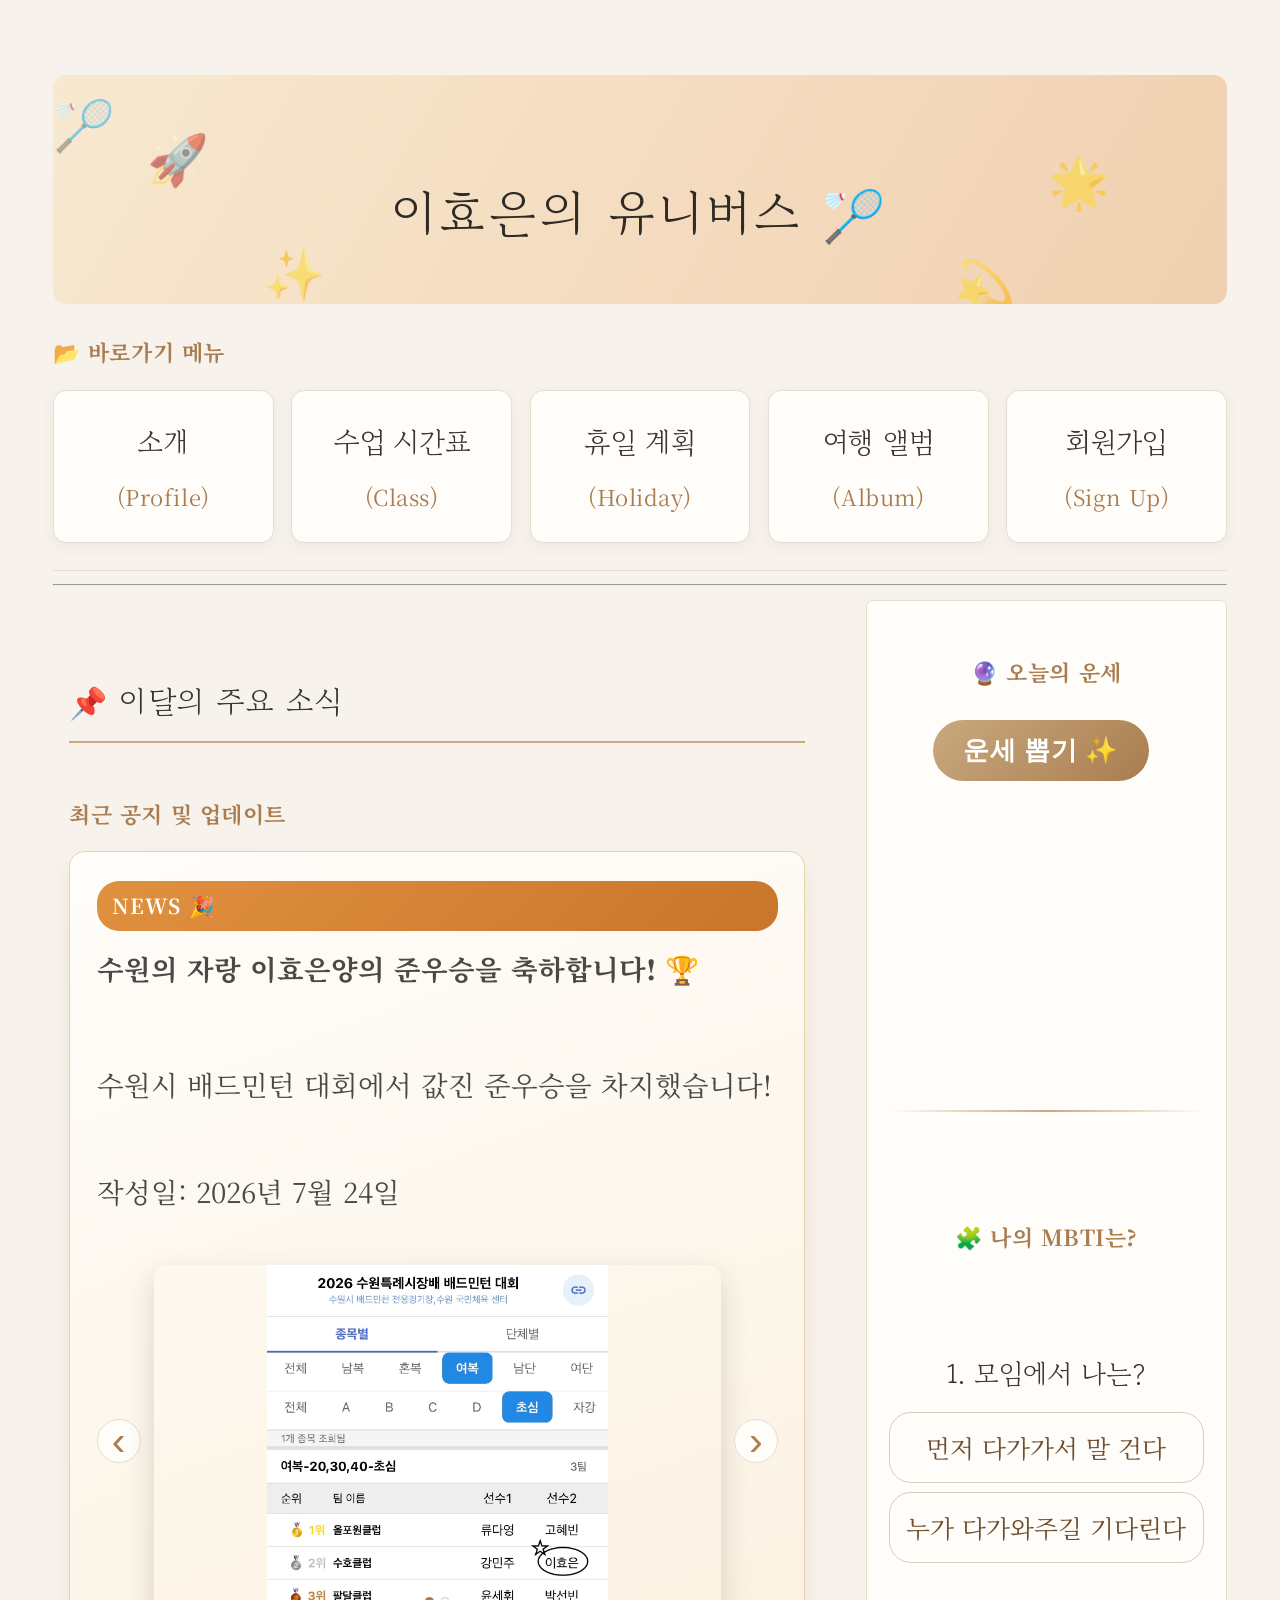
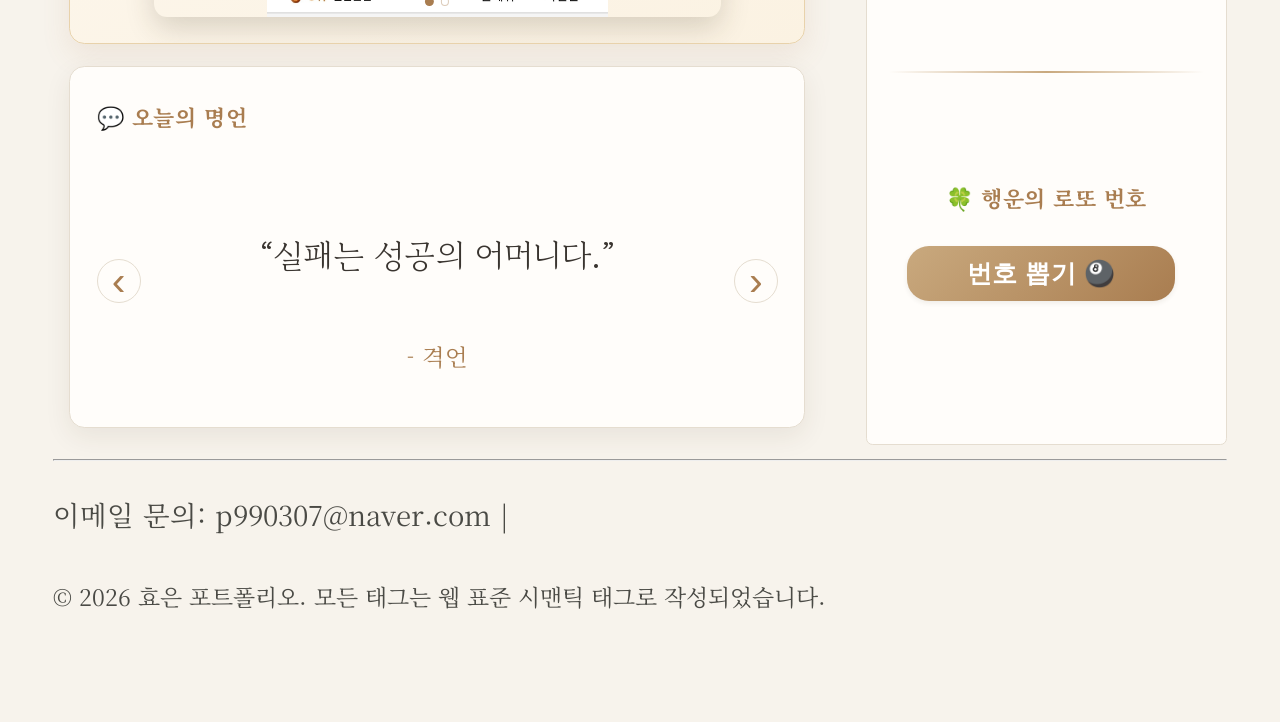
<file: html/index.html>
<!DOCTYPE html>
<html lang="ko">
<head>
    <meta charset="UTF-8">
    <meta name="viewport" content="width=device-width, initial-scale=1.0">
    <title>나의 개인 포털 메인</title>
    <link rel="stylesheet" href="css/style.css">
</head>
<body>
    <div class="bg-decor" aria-hidden="true">
        <span style="left:2%; top:10%;">🐰</span>
        <span style="right:2%; top:12%;">🌸</span>
        <span style="left:3%; top:32%;">🍀</span>
        <span style="right:3%; top:38%;">🦋</span>
        <span style="left:2%; top:58%;">🎈</span>
        <span style="right:2%; top:62%;">🧸</span>
        <span style="left:3%; top:84%;">⭐</span>
        <span style="right:3%; top:86%;">🍒</span>
    </div>
    <div class="container">
        <header class="hero">
            <div class="hero-decor" aria-hidden="true">
                <span>🚀</span>
                <span>✨</span>
                <span>🌟</span>
                <span>💫</span>
                <span>🏸</span>
            </div>
            <h1>이효은의 유니버스 🏸</h1>
            
        </header>

        <nav>
            <h3>📂 바로가기 메뉴</h3>
            <div class="nav-grid">
                <a class="nav-card" href="myProfile.html">
                    <span class="nav-card-kr">소개</span>
                    <span class="nav-card-en">(Profile)</span>
                </a>
                <a class="nav-card" href="myClass.html">
                    <span class="nav-card-kr">수업 시간표</span>
                    <span class="nav-card-en">(Class)</span>
                </a>
                <a class="nav-card" href="myHoliday.html">
                    <span class="nav-card-kr">휴일 계획</span>
                    <span class="nav-card-en">(Holiday)</span>
                </a>
                <a class="nav-card" href="myTrip.html">
                    <span class="nav-card-kr">여행 앨범</span>
                    <span class="nav-card-en">(Album)</span>
                </a>
                <a class="nav-card" href="signUp.html">
                    <span class="nav-card-kr">회원가입</span>
                    <span class="nav-card-en">(Sign Up)</span>
                </a>
            </div>
        </nav>

        <hr>

        <div class="content-wrapper">
            <main>
                <h2>📌 이달의 주요 소식</h2>

                <section class="reveal">
                    <h3>최근 공지 및 업데이트</h3>
                    <article class="news-spotlight">
                        <span class="news-badge">NEWS 🎉</span>
                        <h4>수원의 자랑 이효은양의 준우승을 축하합니다! 🏆</h4>
                        <p>수원시 배드민턴 대회에서 값진 준우승을 차지했습니다!</p>
                        <p>작성일: <time datetime="2026-07-24">2026년 7월 24일</time></p>
                        <div class="news-carousel">
                            <button type="button" class="carousel-arrow carousel-prev" aria-label="이전 사진">‹</button>
                            <div class="news-carousel-viewport">
                                <div class="news-carousel-track">
                                    <img src="media/준우승.jpg" alt="배드민턴 준우승 시상식" class="news-carousel-photo">
                                    <img src="media/배드민턴.jpg" alt="배드민턴 경기 모습" class="news-carousel-photo">
                                </div>
                            </div>
                            <button type="button" class="carousel-arrow carousel-next" aria-label="다음 사진">›</button>
                            <div class="news-carousel-dots">
                                <span class="dot is-active"></span>
                                <span class="dot"></span>
                            </div>
                        </div>
                    </article>
                </section>

                <section class="reveal quote-card">
                    <h3>💬 오늘의 명언</h3>
                    <div class="quote-carousel">
                        <button type="button" class="carousel-arrow quote-prev" aria-label="이전 명언">‹</button>
                        <div class="quote-viewport">
                            <p class="quote-text" id="quote-text"></p>
                            <p class="quote-author" id="quote-author"></p>
                        </div>
                        <button type="button" class="carousel-arrow quote-next" aria-label="다음 명언">›</button>
                    </div>
                </section>
            </main>

            <aside class="reveal">
                <section class="fortune-area">
                    <h3>🔮 오늘의 운세</h3>
                    <button type="button" class="btn-submit" id="fortune-btn">운세 뽑기 ✨</button>
                    <div class="fortune-result" id="fortune-result"></div>
                </section>
                <hr>
                <section class="mbti-area">
                    <h3>🧩 나의 MBTI는?</h3>
                    <div class="mbti-quiz" id="mbti-quiz">
                        <p class="mbti-question" id="mbti-question"></p>
                        <div class="mbti-options" id="mbti-options"></div>
                    </div>
                    <div class="mbti-result" id="mbti-result" hidden></div>
                </section>
                <hr>
                <section class="lotto-area">
                    <h3>🍀 행운의 로또 번호</h3>
                    <button type="button" class="btn-submit" id="lotto-btn">번호 뽑기 🎱</button>
                    <div class="lotto-result" id="lotto-result"></div>
                </section>
            </aside>
        </div>
        <hr>

        <footer>
            <p>이메일 문의: p990307@naver.com | </p>
            <p><small>© 2026 효은 포트폴리오. 모든 태그는 웹 표준 시맨틱 태그로 작성되었습니다.</small></p>
        </footer>
    </div>
    <script src="script/dynamic.js"></script>
    <script src="script/fortune.js"></script>
    <script src="script/mbti.js"></script>
    <script src="script/lotto.js"></script>
    <script src="script/newsCarousel.js"></script>
    <script src="script/quote.js"></script>
</body>

</html>
</file>
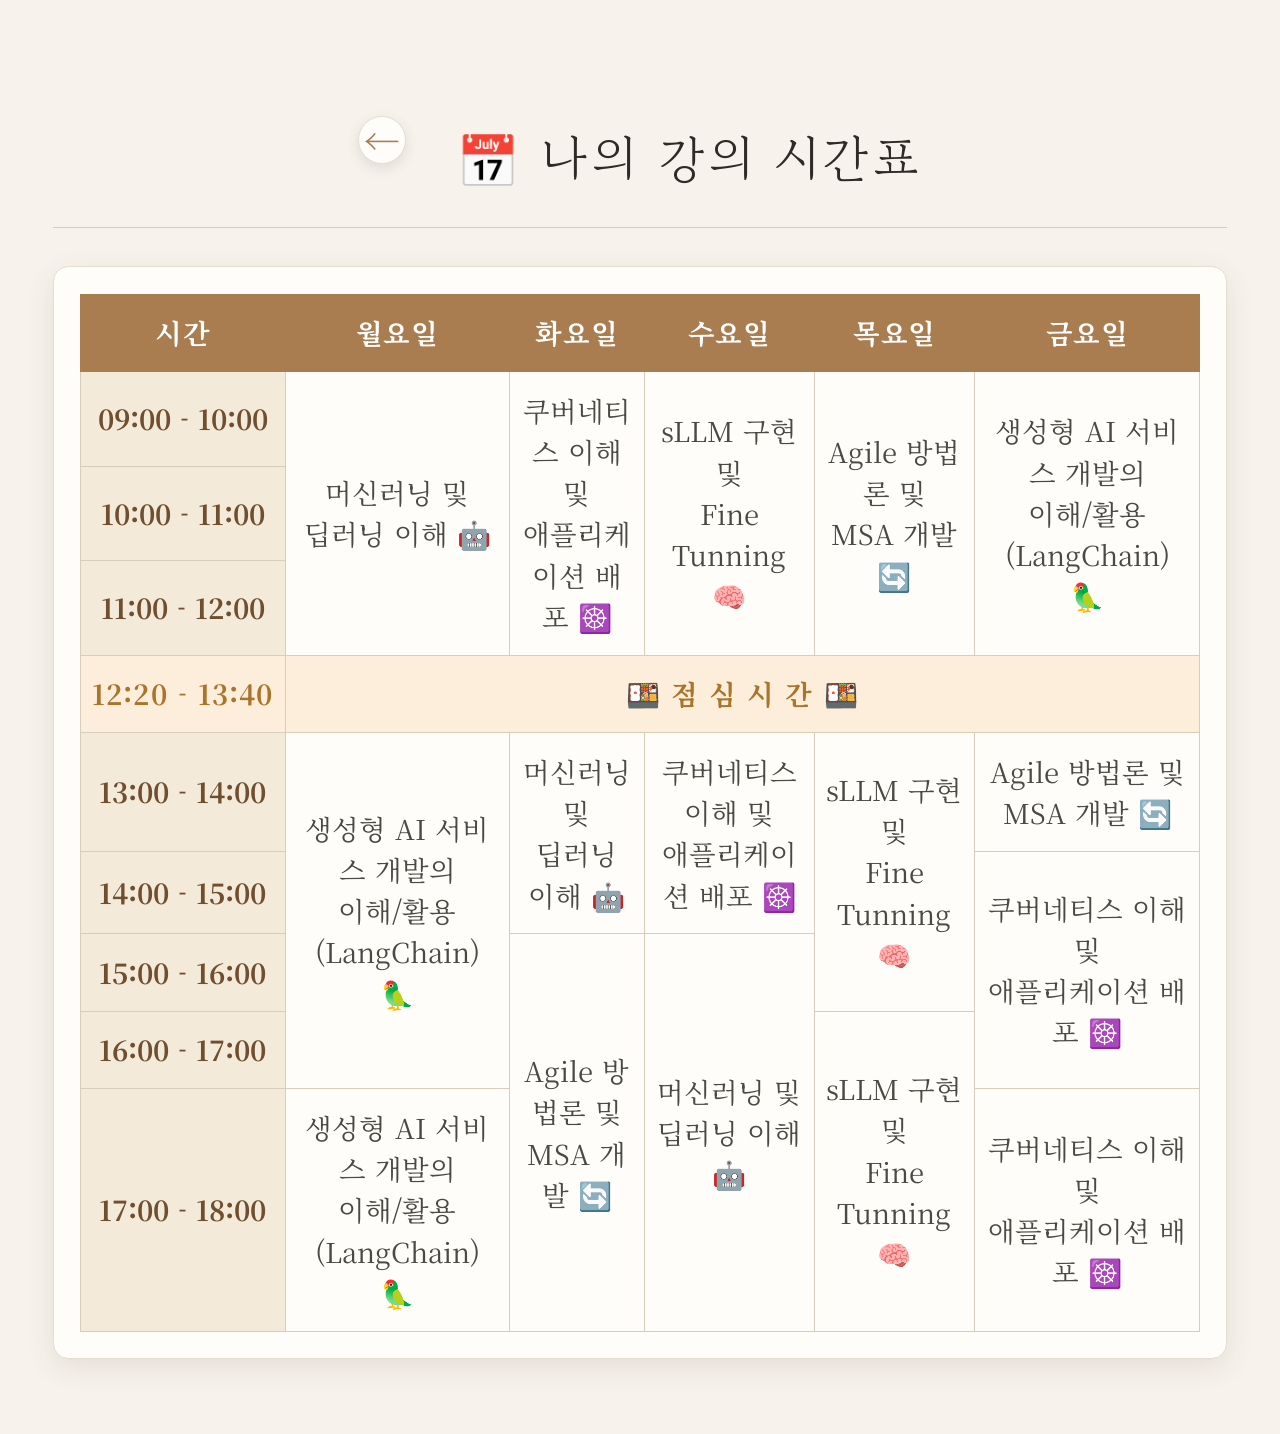
<file: html/myClass.html>
<!DOCTYPE html>
<html lang="ko">
<head>
    <meta charset="UTF-8">
    <meta name="viewport" content="width=device-width, initial-scale=1.0">
    <title>나의 강의 시간표</title>
    <link rel="stylesheet" href="css/style.css">
</head>
<body>
    <div class="bg-decor" aria-hidden="true">
        <span style="left:2%; top:10%;">🐰</span>
        <span style="right:2%; top:12%;">🌸</span>
        <span style="left:3%; top:32%;">🍀</span>
        <span style="right:3%; top:38%;">🦋</span>
        <span style="left:2%; top:58%;">🎈</span>
        <span style="right:2%; top:62%;">🧸</span>
        <span style="left:3%; top:84%;">⭐</span>
        <span style="right:3%; top:86%;">🍒</span>
    </div>
    <div class="container">
        <div class="page-header">
            <a href="index.html" class="back-home" aria-label="메인 페이지로 돌아가기">←</a>
            <h1>📅 나의 강의 시간표</h1>
        </div>

        <div class="schedule-mobile">
            <div class="schedule-day">
                <h3 class="schedule-day-title">월요일</h3>
                <ul class="schedule-day-list">
                    <li><span class="schedule-time">09:00 - 12:00</span><span class="schedule-subject">머신러닝 및 딥러닝 이해 🤖</span></li>
                    <li><span class="schedule-time">13:00 - 18:00</span><span class="schedule-subject">생성형 AI 서비스 개발의 이해/활용 (LangChain) 🦜</span></li>
                </ul>
            </div>
            <div class="schedule-day">
                <h3 class="schedule-day-title">화요일</h3>
                <ul class="schedule-day-list">
                    <li><span class="schedule-time">09:00 - 12:00</span><span class="schedule-subject">쿠버네티스 이해 및 애플리케이션 배포 ☸️</span></li>
                    <li><span class="schedule-time">13:00 - 15:00</span><span class="schedule-subject">머신러닝 및 딥러닝 이해 🤖</span></li>
                    <li><span class="schedule-time">15:00 - 18:00</span><span class="schedule-subject">Agile 방법론 및 MSA 개발 🔄</span></li>
                </ul>
            </div>
            <div class="schedule-day">
                <h3 class="schedule-day-title">수요일</h3>
                <ul class="schedule-day-list">
                    <li><span class="schedule-time">09:00 - 12:00</span><span class="schedule-subject">sLLM 구현 및 Fine Tunning 🧠</span></li>
                    <li><span class="schedule-time">13:00 - 15:00</span><span class="schedule-subject">쿠버네티스 이해 및 애플리케이션 배포 ☸️</span></li>
                    <li><span class="schedule-time">15:00 - 18:00</span><span class="schedule-subject">머신러닝 및 딥러닝 이해 🤖</span></li>
                </ul>
            </div>
            <div class="schedule-day">
                <h3 class="schedule-day-title">목요일</h3>
                <ul class="schedule-day-list">
                    <li><span class="schedule-time">09:00 - 12:00</span><span class="schedule-subject">Agile 방법론 및 MSA 개발 🔄</span></li>
                    <li><span class="schedule-time">13:00 - 18:00</span><span class="schedule-subject">sLLM 구현 및 Fine Tunning 🧠</span></li>
                </ul>
            </div>
            <div class="schedule-day">
                <h3 class="schedule-day-title">금요일</h3>
                <ul class="schedule-day-list">
                    <li><span class="schedule-time">09:00 - 12:00</span><span class="schedule-subject">생성형 AI 서비스 개발의 이해/활용 (LangChain) 🦜</span></li>
                    <li><span class="schedule-time">13:00 - 14:00</span><span class="schedule-subject">Agile 방법론 및 MSA 개발 🔄</span></li>
                    <li><span class="schedule-time">14:00 - 18:00</span><span class="schedule-subject">쿠버네티스 이해 및 애플리케이션 배포 ☸️</span></li>
                </ul>
            </div>
            <p class="schedule-lunch">🍱 점심시간 12:20 - 13:40 🍱</p>
        </div>

        <div class="schedule-wrap">
            <table>
                <thead>
                    <tr>
                        <th>시간</th>
                        <th>월요일</th>
                        <th>화요일</th>
                        <th>수요일</th>
                        <th>목요일</th>
                        <th>금요일</th>
                    </tr>
                </thead>
                <tbody>
                    <tr>
                        <td>09:00 - 10:00</td>
                        <td rowspan="3">머신러닝 및<br>딥러닝 이해 🤖</td>
                        <td rowspan="3">쿠버네티스 이해 및<br>애플리케이션 배포 ☸️</td>
                        <td rowspan="3">sLLM 구현 및<br>Fine Tunning 🧠</td>
                        <td rowspan="3">Agile 방법론 및<br>MSA 개발 🔄</td>
                        <td rowspan="3">생성형 AI 서비스 개발의<br>이해/활용 (LangChain) 🦜</td>
                    </tr>
                    <tr>
                        <td>10:00 - 11:00</td>
                    </tr>
                    <tr>
                        <td>11:00 - 12:00</td>
                    </tr>

                    <tr class="lunch-row">
                        <td>12:20 - 13:40</td>
                        <td colspan="5">🍱 점 심 시 간 🍱</td>
                    </tr>

                    <tr>
                        <td>13:00 - 14:00</td>
                        <td rowspan="4">생성형 AI 서비스 개발의<br>이해/활용 (LangChain) 🦜</td>
                        <td rowspan="2">머신러닝 및<br>딥러닝 이해 🤖</td>
                        <td rowspan="2">쿠버네티스 이해 및<br>애플리케이션 배포 ☸️</td>
                        <td rowspan="3">sLLM 구현 및<br>Fine Tunning 🧠</td>
                        <td>Agile 방법론 및<br>MSA 개발 🔄</td>
                    </tr>
                    <tr>
                        <td>14:00 - 15:00</td>
                        <td rowspan="3">쿠버네티스 이해 및<br>애플리케이션 배포 ☸️</td>
                    </tr>
                    <tr>
                        <td>15:00 - 16:00</td>
                        <td rowspan="3">Agile 방법론 및<br>MSA 개발 🔄</td>
                        <td rowspan="3">머신러닝 및<br>딥러닝 이해 🤖</td>
                    </tr>
                    <tr>
                        <td>16:00 - 17:00</td>
                        <td rowspan="2">sLLM 구현 및<br>Fine Tunning 🧠</td>
                    </tr>
                    <tr>
                        <td>17:00 - 18:00</td>
                        <td>생성형 AI 서비스 개발의<br>이해/활용 (LangChain) 🦜</td>
                        <td>쿠버네티스 이해 및<br>애플리케이션 배포 ☸️</td>
                    </tr>
                </tbody>
            </table>
        </div>
    </div>
</body>
</html>
</file>
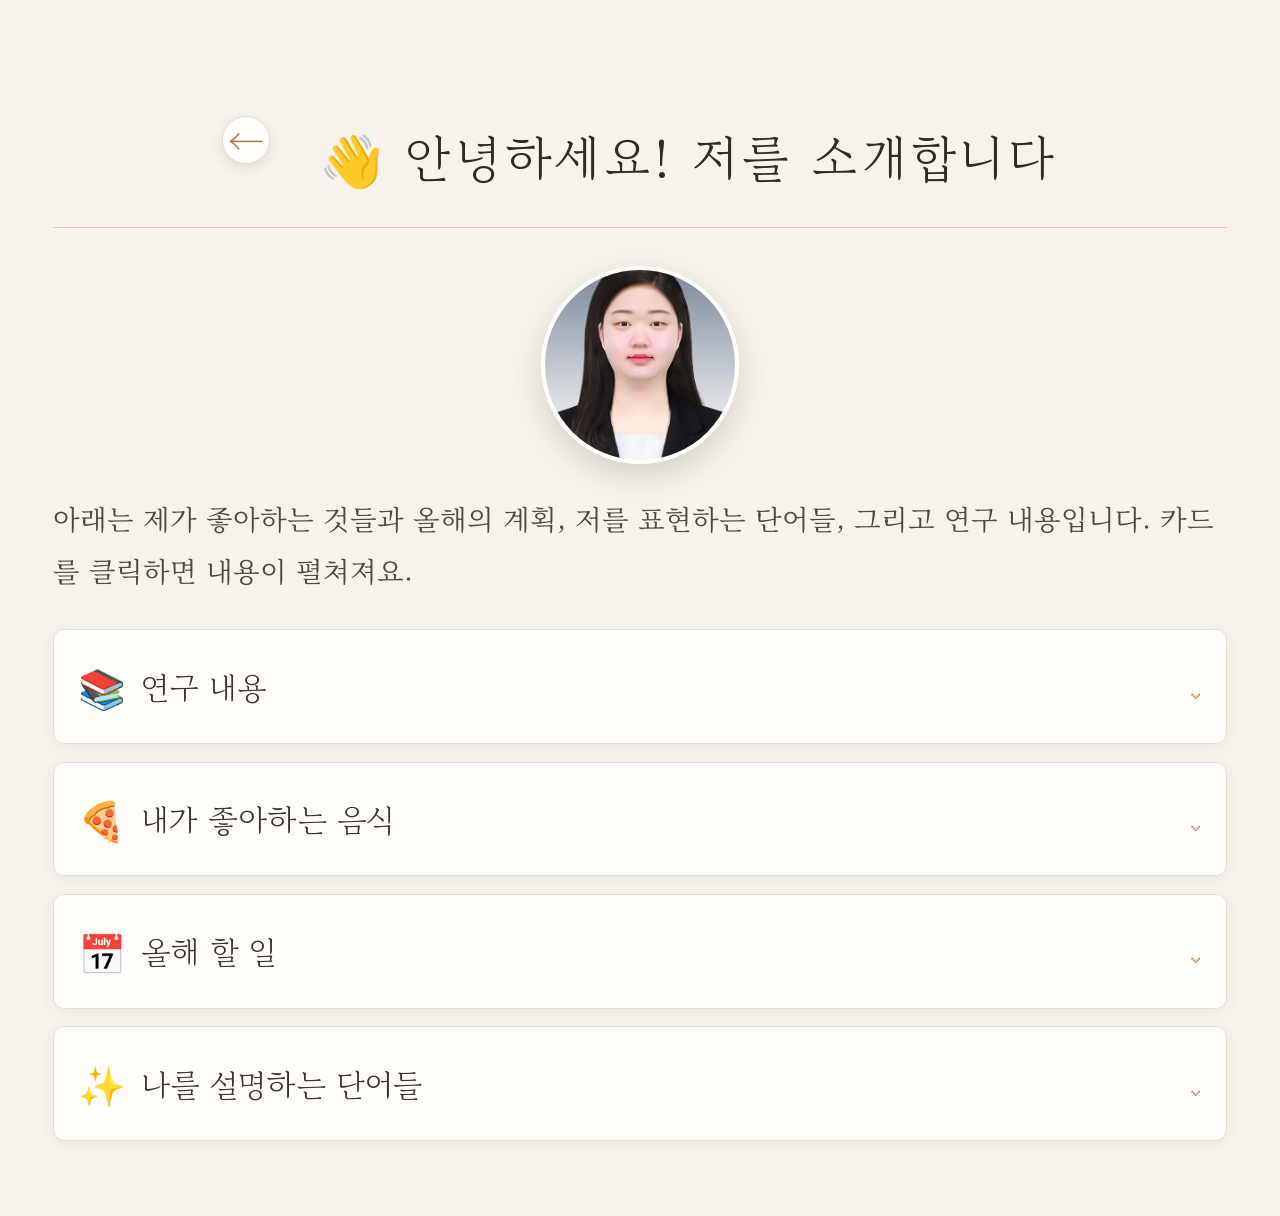
<file: html/myProfile.html>
<!DOCTYPE html>
<html lang="ko">
<head>
    <meta charset="UTF-8">
    <meta name="viewport" content="width=device-width, initial-scale=1.0">
    <title>나의 프로필 페이지</title>
    <link rel="stylesheet" href="css/style.css">
</head>
<body>
    <div class="bg-decor" aria-hidden="true">
        <span style="left:2%; top:10%;">🐰</span>
        <span style="right:2%; top:12%;">🌸</span>
        <span style="left:3%; top:32%;">🍀</span>
        <span style="right:3%; top:38%;">🦋</span>
        <span style="left:2%; top:58%;">🎈</span>
        <span style="right:2%; top:62%;">🧸</span>
        <span style="left:3%; top:84%;">⭐</span>
        <span style="right:3%; top:86%;">🍒</span>
    </div>
    <div class="container">

    <div class="page-header">
        <a href="index.html" class="back-home" aria-label="메인 페이지로 돌아가기">←</a>
        <h1>👋 안녕하세요! 저를 소개합니다</h1>
    </div>

    <div class="profile-photo-wrap reveal">
        <img src="media/이효은 사진.jpg" alt="이효은 증명사진" class="profile-photo">
    </div>

    <p>아래는 제가 좋아하는 것들과 올해의 계획, 저를 표현하는 단어들, 그리고 연구 내용입니다. 카드를 클릭하면 내용이 펼쳐져요.</p>

    <section class="accordion-group reveal">

        <!-- 1. 연구 내용 -->
        <div class="accordion">
            <button type="button" class="accordion-toggle" aria-expanded="false">
                <span class="accordion-icon">📚</span>
                <span class="accordion-title">연구 내용</span>
                <span class="accordion-chevron" aria-hidden="true">⌄</span>
            </button>
            <div class="accordion-panel">
                <div class="accordion-panel-inner">
                    <h4>Publication</h4>
                    <ul class="publication-list">
                        <li>
                            <a href="https://link.springer.com/article/10.1007/s12541-025-01391-7" target="_blank" rel="noopener noreferrer" class="pub-badge">Paper</a>
                        </li>
                        <li>
                            <a href="media/이효은특허.pdf" target="_blank" rel="noopener noreferrer" class="pub-badge">Patent</a>
                        </li>
                    </ul>
                </div>
            </div>
        </div>

        <!-- 2. 내가 좋아하는 음식 (순서 없는 리스트) -->
        <div class="accordion">
            <button type="button" class="accordion-toggle" aria-expanded="false">
                <span class="accordion-icon">🍕</span>
                <span class="accordion-title">내가 좋아하는 음식</span>
                <span class="accordion-chevron" aria-hidden="true">⌄</span>
            </button>
            <div class="accordion-panel">
                <div class="accordion-panel-inner">
                    <ul>
                        <li>뿌링클 ☕</li>
                        <li>엽기 떡볶이 🌶️</li>
                        <li>도넛 🍩</li>
                    </ul>
                </div>
            </div>
        </div>

        <!-- 3. 올 해 할 일 (순서 있는 리스트) -->
        <div class="accordion">
            <button type="button" class="accordion-toggle" aria-expanded="false">
                <span class="accordion-icon">📅</span>
                <span class="accordion-title">올해 할 일</span>
                <span class="accordion-chevron" aria-hidden="true">⌄</span>
            </button>
            <div class="accordion-panel">
                <div class="accordion-panel-inner">
                    <ol>
                        <li>배드민턴 D조 우승 🥇</li>
                        <li>취업하기 💪</li>
                        <li>다이어트 성공하기 🥗</li>
                    </ol>
                </div>
            </div>
        </div>

        <!-- 4. 나를 설명하는 단어들 (정의형 목록) -->
        <div class="accordion">
            <button type="button" class="accordion-toggle" aria-expanded="false">
                <span class="accordion-icon">✨</span>
                <span class="accordion-title">나를 설명하는 단어들</span>
                <span class="accordion-chevron" aria-hidden="true">⌄</span>
            </button>
            <div class="accordion-panel">
                <div class="accordion-panel-inner">
                    <dl>
                        <dt>🏃‍♂️ 열정</dt>
                        <dd>뭐든 하나에 빠지면 끝을 봅니다.</dd>

                        <dt>☺️ 긍정적</dt>
                        <dd>항상 행복하려고 노력합니다.</dd>

                        <dt>🔥 도전적</dt>
                        <dd>새로운 도전을 두려워하지 않습니다.</dd>
                    </dl>
                </div>
            </div>
        </div>

    </section>

    </div>
    <script src="script/accordion.js"></script>
    <script src="script/dynamic.js"></script>
</body>
</html>
</file>
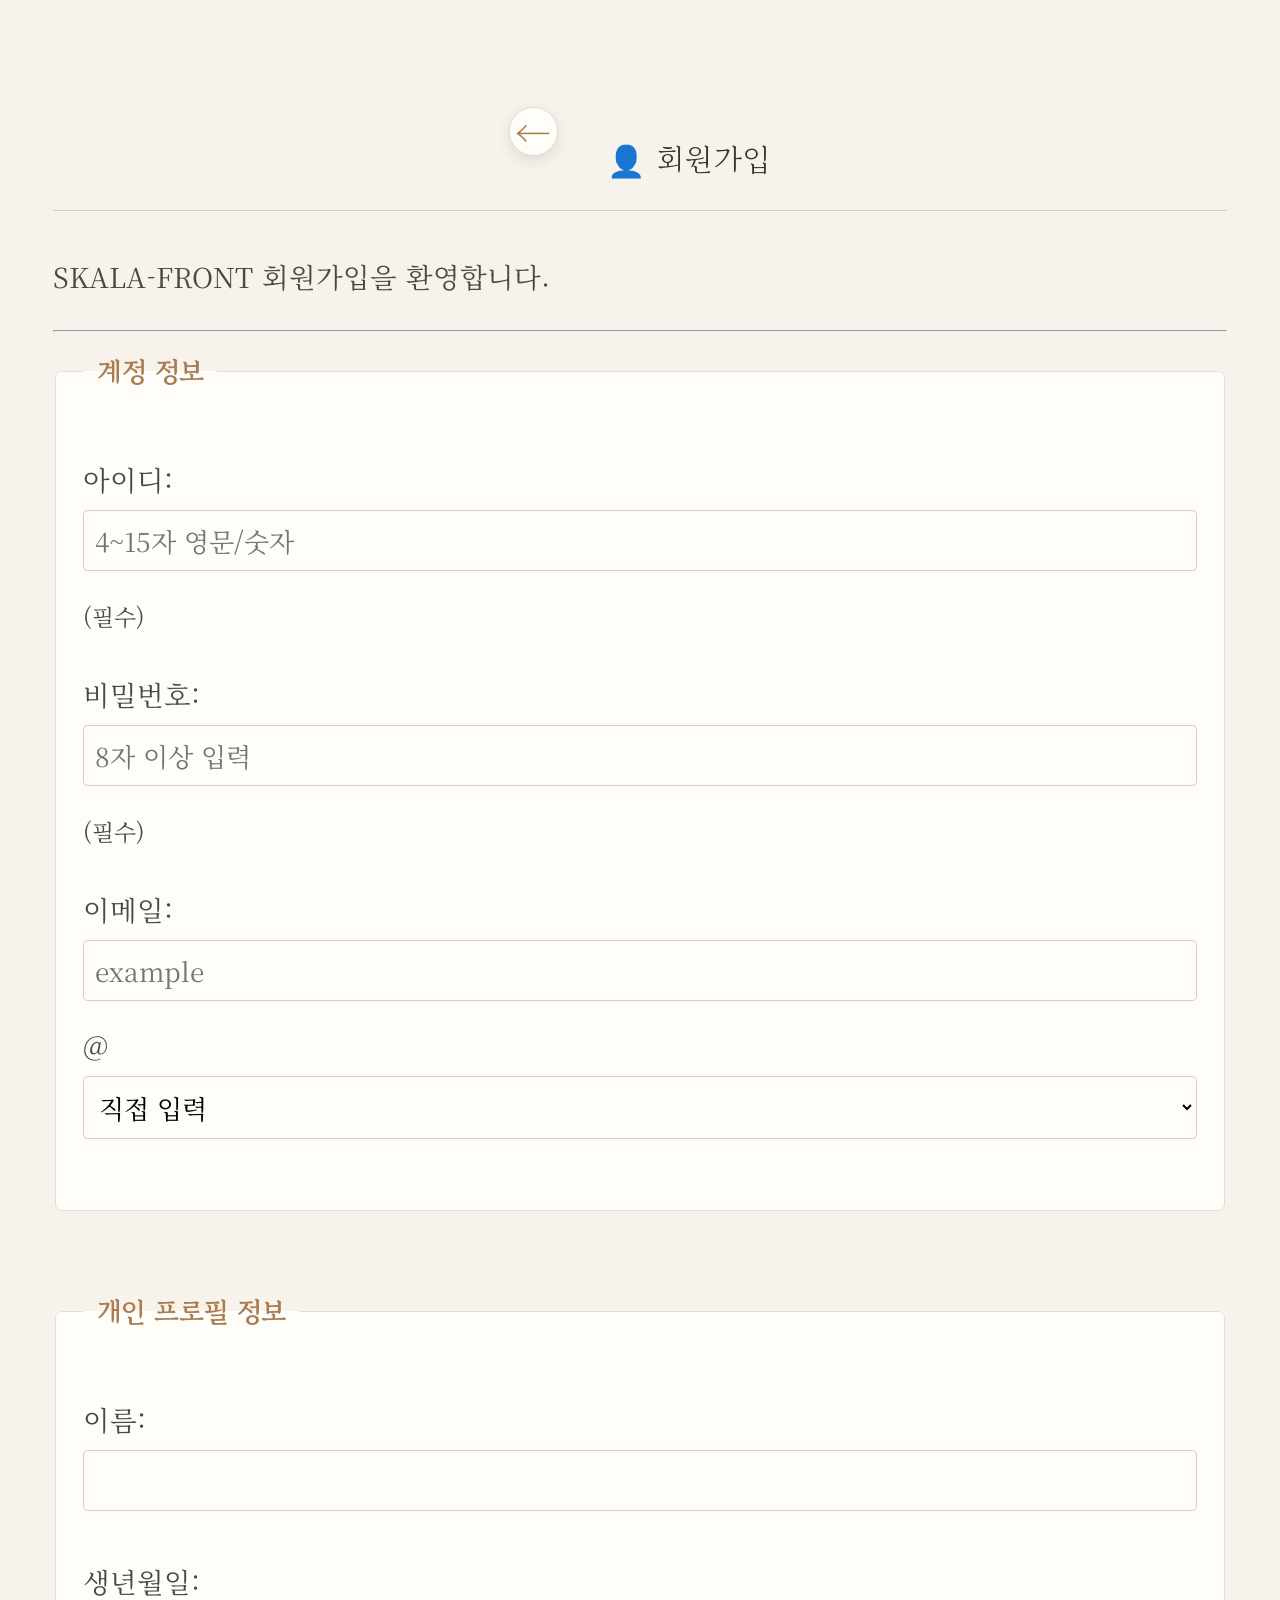
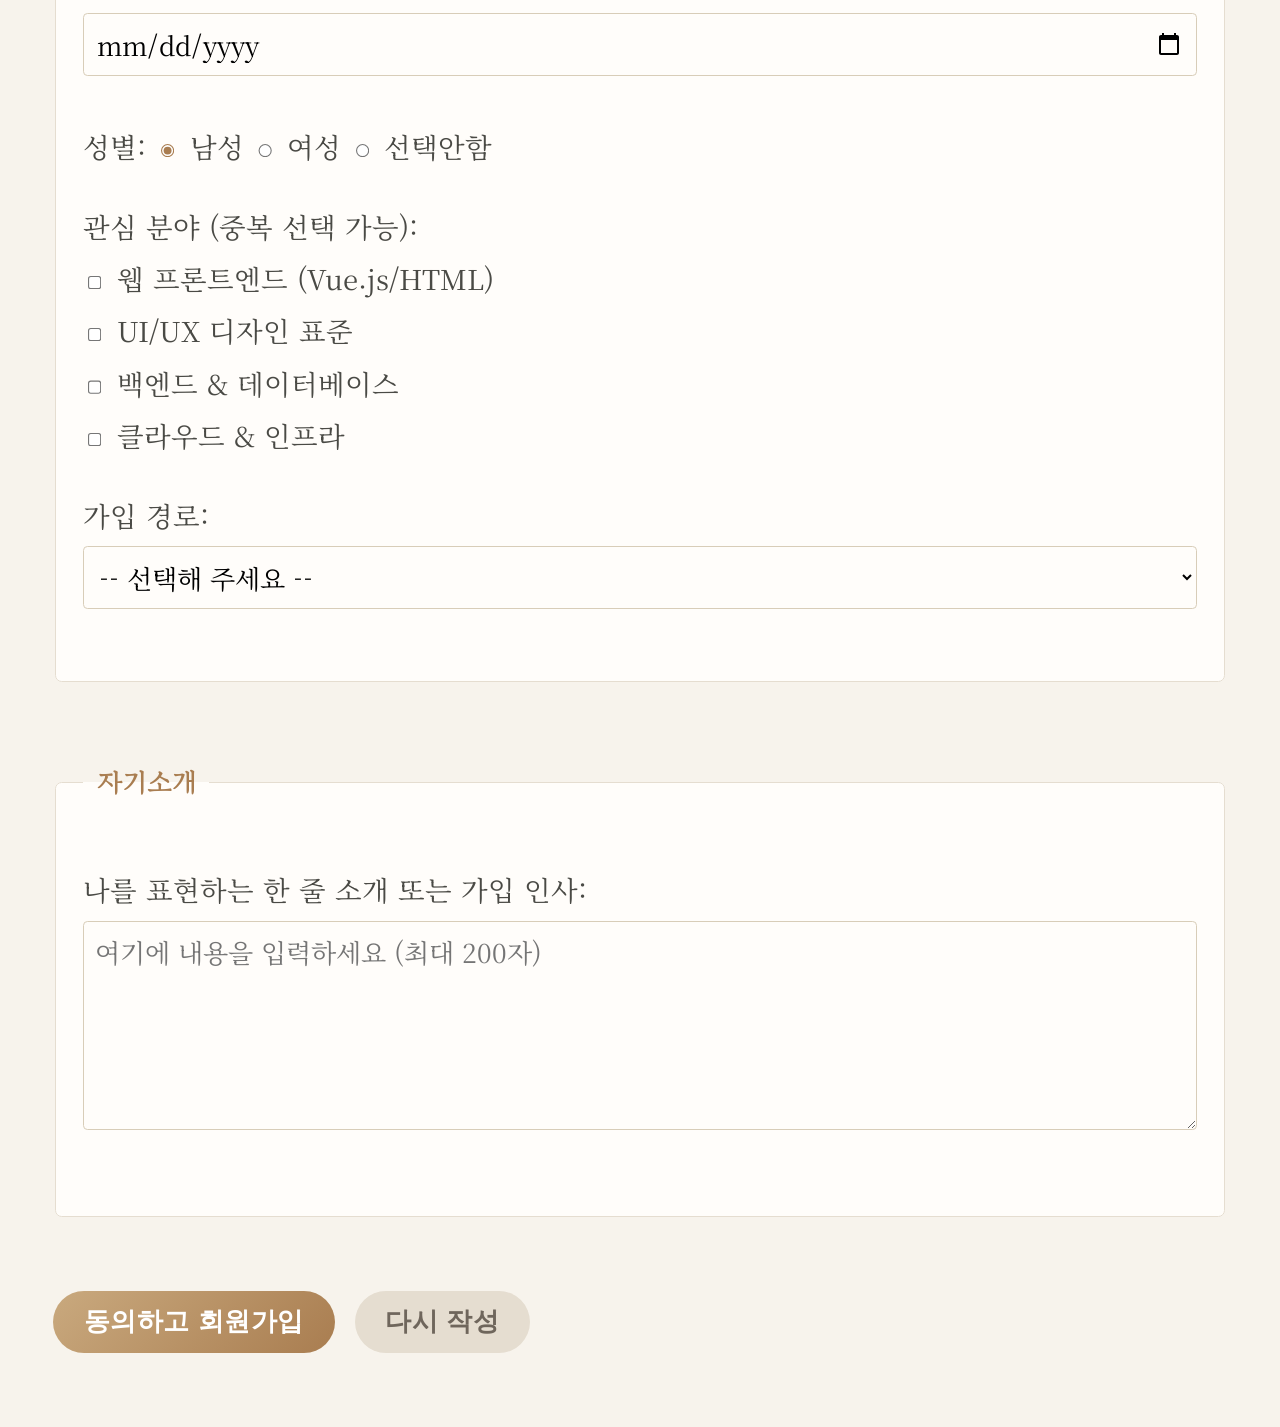
<file: html/signUp.html>
<!DOCTYPE html>
<html lang="ko">
<head>
    <meta charset="UTF-8">
    <meta name="viewport" content="width=device-width, initial-scale=1.0">
    <title>회원가입</title>
    <link rel="stylesheet" href="css/style.css">
</head>
<body>
    <div class="bg-decor" aria-hidden="true">
        <span style="left:2%; top:10%;">🐰</span>
        <span style="right:2%; top:12%;">🌸</span>
        <span style="left:3%; top:32%;">🍀</span>
        <span style="right:3%; top:38%;">🦋</span>
        <span style="left:2%; top:58%;">🎈</span>
        <span style="right:2%; top:62%;">🧸</span>
        <span style="left:3%; top:84%;">⭐</span>
        <span style="right:3%; top:86%;">🍒</span>
    </div>
    <div class="container">

<div class="page-header">
    <a href="index.html" class="back-home" aria-label="메인 페이지로 돌아가기">←</a>
    <h2>👤 회원가입</h2>
</div>
    <p>SKALA-FRONT 회원가입을 환영합니다.</p>
    <hr>

    <form action="signUpResult.html" method="get">
        
        <fieldset>
            <legend>계정 정보</legend>
            <p>
                <label for="userId">아이디: </label>
                <input type="text" id="userId" name="userId" minlength="4" maxlength="15" required placeholder="4~15자 영문/숫자">
                <small>(필수)</small>
            </p>
            <p>
                <label for="userPw">비밀번호: </label>
                <input type="password" id="userPw" name="userPw" minlength="8" required placeholder="8자 이상 입력">
                <small>(필수)</small>
            </p>
            <p>
                <label for="userEmail">이메일: </label>
                <input type="text" id="userEmail" name="userEmail" placeholder="example">
                @
                <select name="emailDomain">
                    <option value="direct">직접 입력</option>
                    <option value="naver.com">naver.com</option>
                    <option value="gmail.com">gmail.com</option>
                    <option value="daum.net">daum.net</option>
                </select>
            </p>
        </fieldset>

        <br>

        <fieldset>
            <legend>개인 프로필 정보</legend>
            <p>
                <label for="userName">이름: </label>
                <input type="text" id="userName" name="userName" required>
            </p>
            <p>
                <label for="userBirth">생년월일: </label>
                <input type="date" id="userBirth" name="userBirth">
            </p>
            <p>
                성별: 
                <label><input type="radio" name="gender" value="male" checked> 남성</label>
                <label><input type="radio" name="gender" value="female"> 여성</label>
                <label><input type="radio" name="gender" value="none"> 선택안함</label>
            </p>
            <p>
                관심 분야 (중복 선택 가능): <br>
                <label><input type="checkbox" name="interest" value="frontend"> 웹 프론트엔드 (Vue.js/HTML)</label><br>
                <label><input type="checkbox" name="interest" value="uiux"> UI/UX 디자인 표준</label><br>
                <label><input type="checkbox" name="interest" value="backend"> 백엔드 & 데이터베이스</label><br>
                <label><input type="checkbox" name="interest" value="devops"> 클라우드 & 인프라</label>
            </p>
            
            <p>
                <label for="joinPath">가입 경로: </label>
                <select id="joinPath" name="joinPath">
                    <option value="" disabled selected>-- 선택해 주세요 --</option>
                    <option value="search">인터넷 검색</option>
                    <option value="friend">지인 추천</option>
                    <option value="sns">SNS 광고</option>
                    <option value="etc">기타</option>
                </select>
            </p>
        </fieldset>

        <br>

        <fieldset>
            <legend>자기소개</legend>
            <p>
                <label for="intro">나를 표현하는 한 줄 소개 또는 가입 인사:</label><br>
                <textarea id="intro" name="intro" rows="5" cols="50" placeholder="여기에 내용을 입력하세요 (최대 200자)"></textarea>
            </p>
        </fieldset>

        <br>

        <input type="submit" class="btn-submit" value="동의하고 회원가입">
        <input type="reset" class="btn-reset" value="다시 작성">

    </form>

    </div>
</body>
</html>
</file>
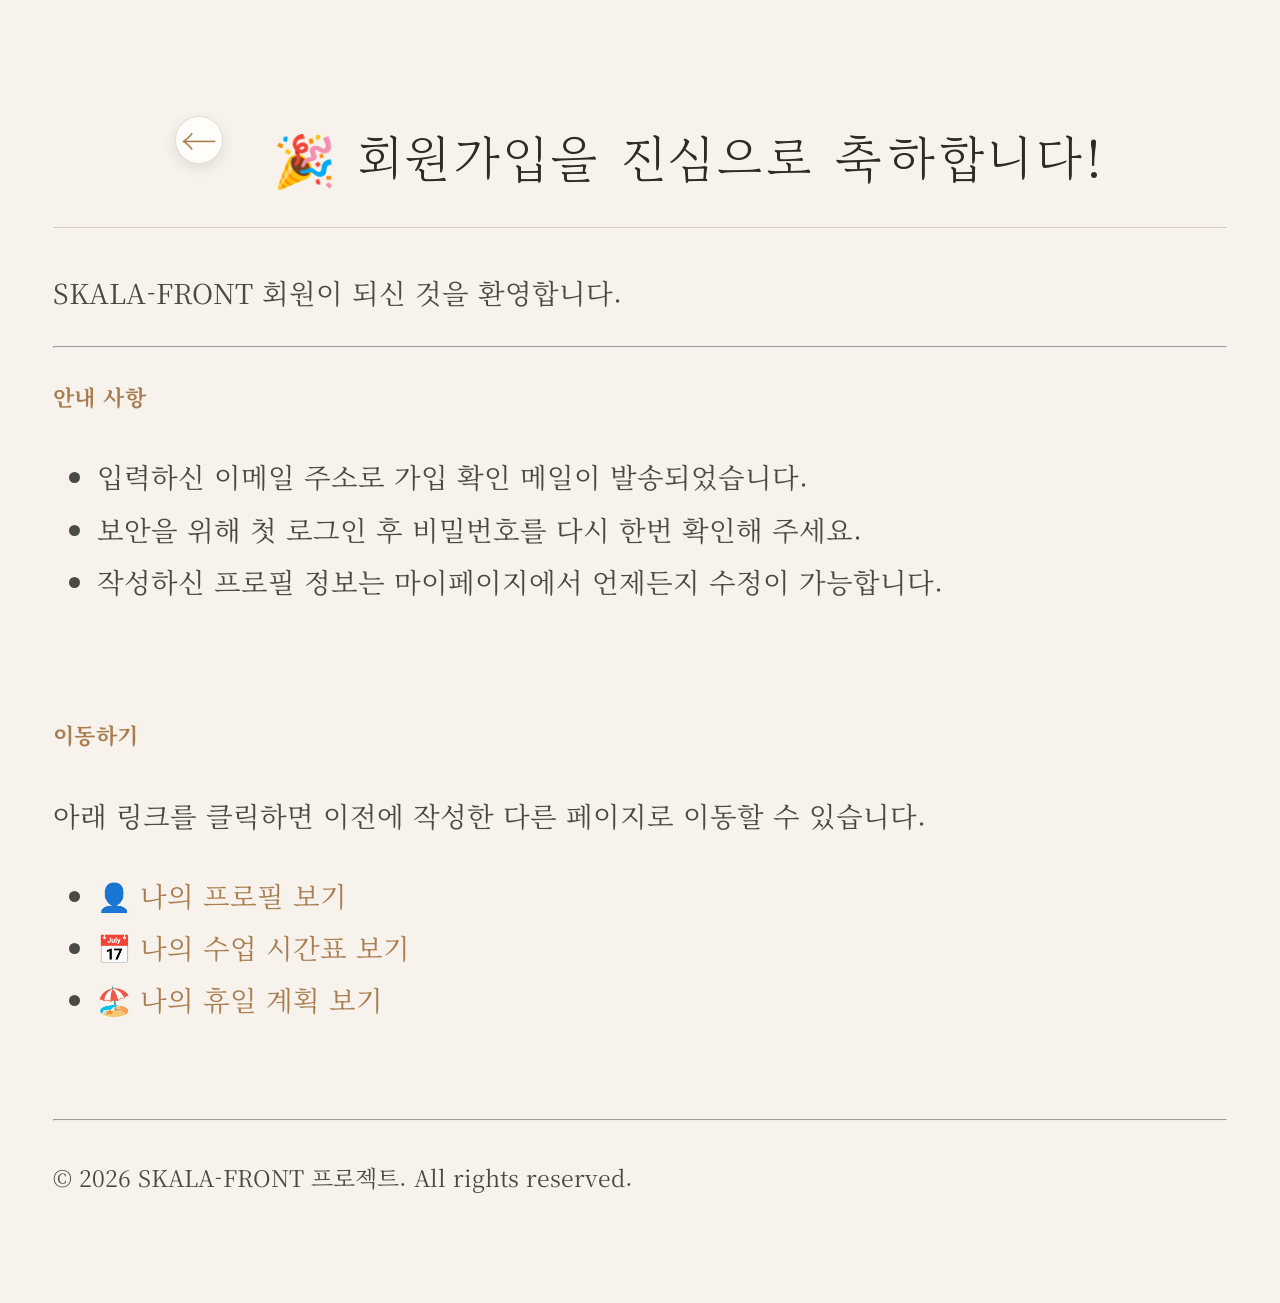
<file: html/signUpResult.html>
<!DOCTYPE html>
<html lang="ko">
<head>
    <meta charset="UTF-8">
    <meta name="viewport" content="width=device-width, initial-scale=1.0">
    <title>회원가입 완료 - 환영합니다!</title>
    <link rel="stylesheet" href="css/style.css">
</head>
<body>
    <div class="bg-decor" aria-hidden="true">
        <span style="left:2%; top:10%;">🐰</span>
        <span style="right:2%; top:12%;">🌸</span>
        <span style="left:3%; top:32%;">🍀</span>
        <span style="right:3%; top:38%;">🦋</span>
        <span style="left:2%; top:58%;">🎈</span>
        <span style="right:2%; top:62%;">🧸</span>
        <span style="left:3%; top:84%;">⭐</span>
        <span style="right:3%; top:86%;">🍒</span>
    </div>
    <div class="container">

    <div class="page-header">
        <a href="index.html" class="back-home" aria-label="메인 페이지로 돌아가기">←</a>
        <h1>🎉 회원가입을 진심으로 축하합니다!</h1>
    </div>
    <p>SKALA-FRONT 회원이 되신 것을 환영합니다.</p>
    <hr>

    <h3>안내 사항</h3>
    <ul>
        <li>입력하신 이메일 주소로 가입 확인 메일이 발송되었습니다.</li>
        <li>보안을 위해 첫 로그인 후 비밀번호를 다시 한번 확인해 주세요.</li>
        <li>작성하신 프로필 정보는 마이페이지에서 언제든지 수정이 가능합니다.</li>
    </ul>

    <br>

    <h3>이동하기</h3>
    <p>아래 링크를 클릭하면 이전에 작성한 다른 페이지로 이동할 수 있습니다.</p>
    
    <ul>
        <li><a href="myProfile.html">👤 나의 프로필 보기</a></li>
        <li><a href="myClass.html">📅 나의 수업 시간표 보기</a></li>
        <li><a href="myHoliday.html">🏖️ 나의 휴일 계획 보기</a></li>
    </ul>

    <br>
    <hr>
    <p><small>© 2026 SKALA-FRONT 프로젝트. All rights reserved.</small></p>

    </div>
</body>
</html>
</file>
<file: html/css/style.css>
/* ==========================================================================
   [미션 1] 구글 폰트 불러오기 + 전체 테마
   ========================================================================== */
@import url('https://fonts.googleapis.com/css2?family=Noto+Serif+KR:wght@400;500;700&family=Gowun+Batang&display=swap');

html {
    zoom: 1.1;
}

/* 전체 페이지 글꼴 및 배경 기본 설정 */
body {
    font-family: 'Noto Serif KR', serif;
    line-height: 1.9;
    color: #4a4a45;
    background-color: #f7f3ec;   /* 따뜻한 크림 배경 */
    font-size: 25px;
}

/* 배경 여백을 채우는 귀여운 캐릭터 장식 (넓은 화면에서만 표시) */
.bg-decor {
    display: none;
    position: fixed;
    inset: 0;
    z-index: 0;
    pointer-events: none;
}

.bg-decor span {
    position: absolute;
    font-size: 2.4em;
    opacity: 0.6;
    animation: bgDecorFloat 6s ease-in-out infinite;
}

.bg-decor span:nth-child(even) {
    animation-delay: -3s;
}

@keyframes bgDecorFloat {
    0%, 100% { transform: translateY(0) rotate(0deg); }
    50% { transform: translateY(-16px) rotate(6deg); }
}

@media (min-width: 1600px) {
    .bg-decor {
        display: block;
    }
}

/* 메인 제목 스타일 (h1) */
h1 {
    font-family: 'Gowun Batang', serif;
    color: #2f2a25;
    font-size: 46px;
    font-weight: 400;
    text-align: center;
    letter-spacing: 3px;
    padding-bottom: 20px;
    border-bottom: 1px solid #d8cdb8;
    margin-bottom: 35px;
}

/* 부제목 h2 */
h2 {
    font-family: 'Gowun Batang', serif;
    color: #3a3530;
    font-size: 28px;
    font-weight: 400;
    background-color: transparent;
    padding: 0 0 10px 0;
    border-left: none;
    border-bottom: 2px solid #c9a97e;
    display: inline-block;
    margin-top: 50px;
    margin-bottom: 20px;
    letter-spacing: 1px;
}

/* 소제목 h3 */
h3 {
    color: #a97d50;
    font-size: 20px;
    font-weight: 700;
    padding-bottom: 5px;
    border-bottom: none;
    margin-top: 25px;
    margin-bottom: 10px;
    letter-spacing: 0.5px;
}

/* 본문 텍스트 링크 스타일 */
a {
    color: #a97d50;
    text-decoration: none;
    border-bottom: 1px solid transparent;
    transition: border-color 0.3s ease;
}

a:hover {
    border-bottom: 1px solid #a97d50;
}

/* ==========================================================================
   [미션 2] 박스 모델 - 매거진 레이아웃
   ========================================================================== */
* {
    box-sizing: border-box;
}

.container {
    position: relative;
    max-width: 1320px;
    margin: 0 auto;
    padding: 60px 40px;
}

/* 여행 앨범의 개별 카드 스타일링 (.trip-card) */
.trip-card {
    background-color: #ffffff;
    border: none;
    border-radius: 3px;
    padding: 0;
    margin-bottom: 30px;
    overflow: hidden;
    text-align: center;
    font-size: 0.95em;
    color: #6f665c;
    box-shadow: 0 6px 20px rgba(60, 50, 30, 0.08);
}

/* 카드 내부의 이미지 조절 */
.trip-card img {
    display: block;
    width: 100%;
    height: 230px;
    object-fit: cover;
    margin-bottom: 0;
    filter: saturate(0.85) contrast(1.02);
    transition: filter 0.5s ease, transform 0.5s ease;
}

.trip-card:hover img {
    filter: saturate(1.05) contrast(1.05);
    transform: scale(1.03);
}

.trip-caption {
    display: block;
    padding: 16px 12px;
    font-size: 0.92em;
    letter-spacing: 1px;
    color: #8a8072;
    font-style: italic;
}

/* 시간표 테이블 정돈 (myClass.html) */
table {
    width: 100%;
    border-collapse: collapse;
    margin-top: 20px;
    font-size: 0.9em;
}

th, td {
    border: 1px solid #e5ddd0;
    padding: 12px;
    text-align: center;
}

th {
    background-color: #efe6d8;
    color: #4a3f2f;
    font-weight: 700;
}

/* 시간표 전용 카드 래퍼: 크림 배경과 확실히 분리되도록 흰 카드 + 진한 테두리 */
.schedule-wrap {
    background-color: #fffdfa;
    border: 1px solid #e5ddd0;
    border-radius: 14px;
    padding: 24px;
    margin-top: 24px;
    box-shadow: 0 8px 26px rgba(60, 50, 30, 0.1);
    overflow-x: auto;
}

.schedule-wrap table {
    margin-top: 0;
    min-width: 720px;
    font-size: 1em;
}

.schedule-wrap th,
.schedule-wrap td {
    border: 1px solid #d8cdb8;
    padding: 16px 10px;
    line-height: 1.5;
    vertical-align: middle;
}

.schedule-wrap th {
    background-color: #a97d50;
    color: #ffffff;
    font-weight: 700;
    letter-spacing: 0.5px;
    border-color: #a97d50;
}

.schedule-wrap td:first-child {
    background-color: #f3ead9;
    color: #6f4f2f;
    font-weight: 700;
    white-space: nowrap;
}

.schedule-wrap .lunch-row td {
    background-color: #fdeedb;
    color: #a9752c;
    font-weight: 700;
    letter-spacing: 1px;
}

.schedule-wrap th:first-child,
.schedule-wrap td:first-child {
    position: sticky;
    left: 0;
    z-index: 1;
}

.schedule-mobile {
    display: none;
}

.schedule-day {
    background-color: #fffdfa;
    border: 1px solid #e5ddd0;
    border-radius: 14px;
    padding: 18px 20px;
    margin-top: 16px;
    box-shadow: 0 6px 18px rgba(60, 50, 30, 0.08);
}

.schedule-day-title {
    margin: 0 0 8px;
    padding-bottom: 6px;
    color: #a97d50;
    border-bottom: 2px solid #f0e4cf;
}

.schedule-day-list {
    list-style: none;
    margin: 0;
    padding: 0;
}

.schedule-day-list li {
    display: flex;
    flex-wrap: wrap;
    justify-content: space-between;
    gap: 6px 12px;
    padding: 10px 0;
    border-bottom: 1px dashed #e5ddd0;
}

.schedule-day-list li:last-child {
    border-bottom: none;
}

.schedule-time {
    flex-shrink: 0;
    color: #6f4f2f;
    font-weight: 700;
    white-space: nowrap;
}

.schedule-subject {
    text-align: right;
}

.schedule-lunch {
    margin-top: 16px;
    color: #a9752c;
    font-weight: 700;
    text-align: center;
}

@media (max-width: 786px) {
    .schedule-wrap {
        display: none;
    }

    .schedule-mobile {
        display: block;
    }
}

/* ==========================================================================
   [미션 3] 가독성 높은 회원가입 폼
   ========================================================================== */
fieldset {
    border: 1px solid #e5ddd0;
    border-radius: 6px;
    padding: 25px;
    margin-bottom: 20px;
    background-color: #fffdfa;
}

legend {
    font-weight: bold;
    color: #a97d50;
    padding: 0 12px;
    font-family: 'Gowun Batang', serif;
}

input[type="text"],
input[type="password"],
input[type="email"],
input[type="date"],
select,
textarea {
    width: 100%;
    padding: 10px;
    margin-top: 5px;
    margin-bottom: 15px;
    border: 1px solid #d8cdb8;
    border-radius: 4px;
    font-family: inherit;
    font-size: 0.95em;
    background-color: #fffdfa;
}

input[type="radio"],
input[type="checkbox"] {
    width: auto;
    margin-right: 5px;
    cursor: pointer;
    accent-color: #a97d50;
}

textarea {
    resize: vertical;
    min-height: 120px;
}

/* 버튼 공통 스타일링 */
.btn-submit,
.btn-reset {
    padding: 12px 28px;
    font-size: 0.95em;
    font-weight: bold;
    border: none;
    border-radius: 30px;      /* 알약 모양으로 부드럽게 */
    cursor: pointer;
    margin-right: 10px;
    letter-spacing: 0.5px;
    transition: all 0.25s ease;
}

.btn-submit {
    background-color: #a97d50;
    color: #ffffff;
}

.btn-submit:hover {
    background-color: #8f6640;
    transform: translateY(-2px);
}

.btn-reset {
    background-color: #e5ddd0;
    color: #6f665c;
}

.btn-reset:hover {
    background-color: #d8cdb8;
    transform: translateY(-2px);
}

/* ==========================================================================
   [미션 4] Flex와 Grid로 레이아웃 잡기
   ========================================================================== */
.nav-grid {
    display: grid;
    grid-template-columns: repeat(auto-fit, minmax(150px, 1fr));
    gap: 16px;
    border-bottom: 1px solid #e5ddd0;
    padding-bottom: 24px;
    margin-bottom: 10px;
}

.nav-card {
    display: flex;
    flex-direction: column;
    align-items: center;
    justify-content: center;
    gap: 6px;
    padding: 22px 12px;
    background-color: #fffdfa;
    border: 1px solid #e5ddd0;
    border-radius: 12px;
    text-align: center;
    box-shadow: 0 4px 14px rgba(60, 50, 30, 0.06);
    transition: transform 0.25s ease, box-shadow 0.25s ease, background-color 0.25s ease, border-color 0.25s ease;
}

.nav-card-kr {
    font-family: 'Gowun Batang', serif;
    font-size: 1.05em;
    color: #3a3530;
    transition: color 0.25s ease;
}

.nav-card-en {
    font-size: 0.8em;
    color: #a97d50;
    letter-spacing: 0.5px;
    transition: color 0.25s ease;
}

.nav-card:hover {
    transform: translateY(-6px);
    box-shadow: 0 12px 26px rgba(60, 50, 30, 0.15);
    background-color: #a97d50;
    border-color: #a97d50;
}

.nav-card:hover .nav-card-kr,
.nav-card:hover .nav-card-en {
    color: #ffffff;
}

/* Grid 활용: 여행지 앨범 3열 바둑판 배치 */
.trip-grid-container {
    display: grid;
    grid-template-columns: repeat(3, 1fr);
    gap: 25px;
}

.content-wrapper {
    display: flex;
    gap: 40px;
    align-items: stretch;
}

main {
    flex: 7;
    padding: 15px;
    display: flex;
    flex-direction: column;
}

main > section {
    display: flex;
    flex-direction: column;
}

aside {
    flex: 3;
    background-color: #fffdfa;
    padding: 20px;
    border-radius: 6px;
    border: 1px solid #e5ddd0;
    display: flex;
    flex-direction: column;
    justify-content: space-between;
}

aside hr {
    width: 100%;
    border: none;
    height: 2px;
    background: linear-gradient(to right, transparent, #c9a97e, transparent);
}

/* ==========================================================================
   [미션 5] 반응형 미디어 쿼리
   ========================================================================== */
@media (max-width: 786px) {

    .nav-grid {
        grid-template-columns: 1fr;
    }

    .content-wrapper {
        flex-direction: column;
        gap: 20px;
    }

    main, aside {
        width: 100%;
    }

    .trip-grid-container {
        grid-template-columns: 1fr;
    }

    h1 {
        font-size: 32px;
    }
}

/* ==========================================================================
   [미션 6] 부드러운 전환 및 등장 애니메이션
   ========================================================================== */
.trip-card {
    transition: transform 0.4s ease, box-shadow 0.4s ease;
}

.trip-card:hover {
    transform: translateY(-8px);
    box-shadow: 0 16px 30px rgba(60, 50, 30, 0.15);
}

@keyframes fadeInUp {
    from {
        opacity: 0;
        transform: translateY(20px);
    }
    to {
        opacity: 1;
        transform: translateY(0);
    }
}

h1 {
    animation: fadeInUp 1s ease-out forwards;
}

/* ==========================================================================
   [No 미션] 자바스크립트 영역 (사이드바 버튼)
   ========================================================================== */
aside section:last-child {
    display: flex;
    flex-direction: column;
    align-items: center;
    gap: 10px;
}

aside section:last-child button {
    width: 85%;
    padding: 10px;
    border: none;
    border-radius: 20px;
    font-size: 0.9em;
    font-weight: bold;
    color: #ffffff;
    background-color: #a97d50;
    cursor: pointer;
    box-shadow: 0 2px 5px rgba(60, 50, 30, 0.08);
    transition: all 0.25s ease;
}

aside section:last-child button:hover {
    background-color: #8f6640;
    transform: translateY(-2px);
    box-shadow: 0 4px 10px rgba(60, 50, 30, 0.15);
}

/* ==========================================================================
   [No 미션] 메인 페이지 다이나믹 인터랙션
   ========================================================================== */

/* 히어로 헤더: 움직이는 그라디언트 배경 */
.hero {
    position: relative;
    overflow: hidden;
    padding: 50px 20px 30px;
    border-radius: 12px;
    border-bottom: none;
    margin-bottom: 10px;
    background: linear-gradient(120deg, #f7e9d0, #f3d6b8, #e8c4a0, #f3d6b8, #f7e9d0);
    background-size: 300% 300%;
    animation: heroGradient 12s ease infinite;
}

.hero h1,
.hero p {
    position: relative;
    z-index: 2;
}

.hero h1 {
    border-bottom: none;
    padding-bottom: 0;
    margin-bottom: 10px;
}

@keyframes heroGradient {
    0% { background-position: 0% 50%; }
    50% { background-position: 100% 50%; }
    100% { background-position: 0% 50%; }
}

/* 히어로 떠다니는 장식 이모지 (마우스 패럴랙스로 JS가 transform을 덧붙임) */
.hero-decor {
    position: absolute;
    inset: 0;
    z-index: 1;
    pointer-events: none;
}

.hero-decor span {
    position: absolute;
    font-size: 1.8em;
    opacity: 0.55;
    transition: transform 0.15s ease-out;
    animation: floatUpDown 5s ease-in-out infinite;
}

.hero-decor span:nth-child(1) { top: 15%; left: 8%; animation-delay: 0s; }
.hero-decor span:nth-child(2) { top: 65%; left: 18%; animation-delay: 1.2s; }
.hero-decor span:nth-child(3) { top: 25%; right: 10%; animation-delay: 0.6s; }
.hero-decor span:nth-child(4) { top: 70%; right: 18%; animation-delay: 1.8s; }

@keyframes floatUpDown {
    0%, 100% { translate: 0 0; }
    50% { translate: 0 -14px; }
}

/* 스크롤 리빌 애니메이션 */
.reveal {
    opacity: 0;
    transform: translateY(28px);
    transition: opacity 0.7s ease, transform 0.7s ease;
}

.reveal.is-visible {
    opacity: 1;
    transform: translateY(0);
}

/* 버튼 그라디언트 + 리플 효과 */
.btn-submit,
.btn-reset,
aside section:last-child button {
    position: relative;
    overflow: hidden;
}

.btn-submit {
    background: linear-gradient(135deg, #c9a97e, #a97d50);
}

.btn-submit:hover {
    background: linear-gradient(135deg, #a97d50, #8f6640);
}

.ripple {
    position: absolute;
    width: 12px;
    height: 12px;
    margin-left: -6px;
    margin-top: -6px;
    border-radius: 50%;
    background: rgba(255, 255, 255, 0.6);
    transform: scale(0);
    animation: rippleEffect 0.6s ease-out;
    pointer-events: none;
}

@keyframes rippleEffect {
    to {
        transform: scale(18);
        opacity: 0;
    }
}

@media (prefers-reduced-motion: reduce) {
    .hero,
    .hero-decor span,
    .reveal,
    .ripple {
        animation: none !important;
        transition: none !important;
    }
}

/* ==========================================================================
   [No 미션] 프로필 페이지 - 증명사진 & 아코디언 카드
   ========================================================================== */

.profile-photo-wrap {
    display: flex;
    justify-content: center;
    margin-bottom: 10px;
}

.profile-photo {
    width: 180px;
    height: 180px;
    object-fit: cover;
    border-radius: 50%;
    border: 4px solid #fffdfa;
    box-shadow: 0 10px 30px rgba(60, 50, 30, 0.18);
}

.accordion-group {
    display: flex;
    flex-direction: column;
    gap: 16px;
    margin-top: 30px;
}

.accordion {
    background-color: #fffdfa;
    border: 1px solid #e5ddd0;
    border-radius: 10px;
    overflow: hidden;
    box-shadow: 0 4px 14px rgba(60, 50, 30, 0.06);
    transition: box-shadow 0.3s ease;
}

.accordion.is-open {
    box-shadow: 0 10px 26px rgba(60, 50, 30, 0.12);
}

.accordion-toggle {
    width: 100%;
    display: flex;
    align-items: center;
    gap: 14px;
    padding: 18px 22px;
    background: none;
    border: none;
    cursor: pointer;
    font: inherit;
    text-align: left;
}

.accordion-icon {
    font-size: 1.4em;
}

.accordion-title {
    flex: 1;
    font-family: 'Gowun Batang', serif;
    font-size: 1.15em;
    color: #3a3530;
}

.accordion-chevron {
    color: #a97d50;
    transition: transform 0.3s ease;
}

.accordion.is-open .accordion-chevron {
    transform: rotate(180deg);
}

.accordion-panel {
    display: grid;
    grid-template-rows: 0fr;
    transition: grid-template-rows 0.4s ease;
}

.accordion.is-open .accordion-panel {
    grid-template-rows: 1fr;
}

.accordion-panel-inner {
    overflow: hidden;
    min-height: 0;
    padding: 0 22px;
}

.accordion.is-open .accordion-panel-inner {
    padding: 0 22px 22px;
}

.accordion-panel-inner ul,
.accordion-panel-inner ol,
.accordion-panel-inner dl {
    margin: 0;
}

.publication-list {
    display: flex;
    flex-wrap: wrap;
    gap: 10px;
    list-style: none;
    padding: 0;
}

.pub-badge {
    display: inline-block;
    padding: 6px 16px;
    background: linear-gradient(135deg, #c9a97e, #a97d50);
    color: #ffffff;
    border-radius: 20px;
    font-size: 0.85em;
    font-weight: bold;
    letter-spacing: 0.5px;
    border-bottom: none;
    transition: transform 0.25s ease, box-shadow 0.25s ease;
}

.pub-badge:hover {
    transform: translateY(-2px);
    box-shadow: 0 6px 14px rgba(60, 50, 30, 0.2);
    border-bottom: none;
}

/* ==========================================================================
   [No 미션] 휴일 일과 - 세로 타임라인
   ========================================================================== */

mark {
    background-color: #f3d6b8;
    color: #4a3f2f;
    padding: 0 5px;
    border-radius: 4px;
}

.holiday-intro {
    text-align: center;
    color: #8a8072;
    font-style: italic;
    margin-top: -15px;
    margin-bottom: 10px;
}

.timeline-block {
    margin-bottom: 20px;
}

.timeline-list {
    list-style: none;
    padding: 0;
    margin: 0;
    position: relative;
}

.timeline-list::before {
    content: '';
    position: absolute;
    left: 103px;
    top: 8px;
    bottom: 8px;
    width: 2px;
    background: linear-gradient(#e5ddd0, #c9a97e, #e5ddd0);
}

.timeline-item {
    position: relative;
    z-index: 1;
    display: flex;
    align-items: center;
    gap: 20px;
    padding: 10px 0;
}

.timeline-item:hover {
    z-index: 30;
}

.timeline-time {
    width: 76px;
    flex-shrink: 0;
    text-align: right;
    font-weight: bold;
    color: #a97d50;
    font-family: 'Gowun Batang', serif;
}

.timeline-dot {
    position: relative;
    width: 14px;
    height: 14px;
    flex-shrink: 0;
    border-radius: 50%;
    background-color: #fffdfa;
    border: 3px solid #a97d50;
    z-index: 1;
    transition: transform 0.25s ease, background-color 0.25s ease;
}

.timeline-item:hover .timeline-dot {
    transform: scale(1.3);
    background-color: #a97d50;
}

.timeline-desc {
    flex: 1;
    padding: 12px 18px;
    background-color: #fffdfa;
    border: 1px solid #e5ddd0;
    border-radius: 10px;
    box-shadow: 0 3px 10px rgba(60, 50, 30, 0.05);
    transition: transform 0.25s ease, box-shadow 0.25s ease;
}

.timeline-item:hover .timeline-desc {
    transform: translateX(8px);
    box-shadow: 0 6px 16px rgba(60, 50, 30, 0.1);
}

.holiday-footer {
    text-align: center;
    color: #8a8072;
    font-style: italic;
    margin-top: 30px;
}

.timeline-desc.has-photo {
    position: relative;
    cursor: pointer;
}

.hover-photos {
    position: absolute;
    left: 50%;
    top: 100%;
    padding-top: 14px;
    transform: translateX(-50%) translateY(-8px);
    display: flex;
    gap: 12px;
    opacity: 0;
    pointer-events: none;
    transition: opacity 0.3s ease, transform 0.3s ease;
    z-index: 20;
}

.timeline-desc.has-photo:hover .hover-photos {
    opacity: 1;
    transform: translateX(-50%) translateY(0);
    pointer-events: auto;
}

.hover-photos img {
    width: 240px;
    height: 240px;
    object-fit: cover;
    border-radius: 14px;
    border: 4px solid #fffdfa;
    box-shadow: 0 16px 36px rgba(60, 50, 30, 0.3);
}

@media (max-width: 786px) {
    .hover-photos img {
        width: 150px;
        height: 150px;
    }
}

@media (max-width: 600px) {
    .timeline-list::before {
        left: 60px;
    }

    .timeline-time {
        width: 40px;
        font-size: 0.8em;
    }

    .timeline-item {
        gap: 12px;
    }
}

/* ==========================================================================
   [No 미션] 메인 페이지 - 뉴스 스포트라이트 & 오늘의 운세
   ========================================================================== */

.news-spotlight {
    position: relative;
    display: flex;
    flex-direction: column;
    background: linear-gradient(160deg, #fffdfa, #fbf2e2);
    border: 1px solid #e8d2ab;
    border-radius: 14px;
    padding: 26px 24px 24px;
    box-shadow: 0 10px 26px rgba(169, 125, 80, 0.12);
    overflow: hidden;
}

.news-spotlight h4 {
    margin-top: 0;
}

.news-badge {
    display: inline-block;
    padding: 5px 14px;
    margin-bottom: 10px;
    background: linear-gradient(135deg, #e0913f, #c9752c);
    color: #ffffff;
    font-size: 0.75em;
    font-weight: bold;
    letter-spacing: 1px;
    border-radius: 20px;
    animation: newsPulse 2s ease-in-out infinite;
}

@keyframes newsPulse {
    0%, 100% { transform: scale(1); }
    50% { transform: scale(1.06); }
}

.news-carousel {
    position: relative;
    display: flex;
    align-items: center;
    gap: 12px;
    margin-top: 18px;
}

.news-carousel-viewport {
    flex: 1;
    height: 320px;
    overflow: hidden;
    border-radius: 12px;
    box-shadow: 0 10px 26px rgba(60, 50, 30, 0.18);
}

.news-carousel-track {
    display: flex;
    height: 100%;
    transition: transform 0.5s ease;
}

.news-carousel-photo {
    width: 100%;
    height: 100%;
    flex-shrink: 0;
    display: block;
    object-fit: contain;
}

.carousel-arrow {
    flex-shrink: 0;
    width: 40px;
    height: 40px;
    border-radius: 50%;
    border: 1px solid #e5ddd0;
    background-color: #fffdfa;
    color: #a97d50;
    font-size: 1.5em;
    line-height: 1;
    cursor: pointer;
    transition: background-color 0.2s ease, color 0.2s ease, transform 0.2s ease;
}

.carousel-arrow:hover {
    background-color: #a97d50;
    color: #ffffff;
    transform: scale(1.08);
}

.news-carousel-dots {
    position: absolute;
    left: 50%;
    bottom: 10px;
    transform: translateX(-50%);
    display: flex;
    gap: 6px;
}

.news-carousel-dots .dot {
    width: 8px;
    height: 8px;
    border-radius: 50%;
    background-color: rgba(255, 255, 255, 0.6);
    border: 1px solid rgba(169, 125, 80, 0.4);
    transition: background-color 0.2s ease;
}

.news-carousel-dots .dot.is-active {
    background-color: #a97d50;
}

.quote-card {
    margin-top: 20px;
    background-color: #fffdfa;
    border: 1px solid #e5ddd0;
    border-radius: 14px;
    padding: 26px 24px;
    box-shadow: 0 8px 24px rgba(60, 50, 30, 0.08);
}

.quote-card h3 {
    margin-top: 0;
}

.quote-carousel {
    display: flex;
    align-items: center;
    gap: 16px;
    margin-top: 8px;
}

.quote-viewport {
    flex: 1;
    text-align: center;
}

.quote-text {
    display: flex;
    align-items: center;
    justify-content: center;
    min-height: 3.6em;
    font-family: 'Gowun Batang', serif;
    font-size: 1.2em;
    line-height: 1.5;
    color: #3a3530;
    transition: opacity 0.2s ease;
    margin-bottom: 8px;
}

.quote-author {
    display: block;
    height: 1.6em;
    line-height: 1.6em;
    overflow: visible;
    font-size: 0.85em;
    color: #a97d50;
    transition: opacity 0.2s ease;
}

@media (max-width: 600px) {
    .news-carousel-viewport {
        height: 220px;
    }

    .carousel-arrow {
        width: 32px;
        height: 32px;
        font-size: 1.2em;
    }
}



.fortune-area {
    display: flex;
    flex-direction: column;
    align-items: center;
    gap: 10px;
}

.fortune-result {
    width: 100%;
    text-align: center;
    min-height: 220px;
    opacity: 0;
}

.fortune-result.is-visible {
    animation: fortunePop 0.5s ease forwards;
}

@keyframes fortunePop {
    from { opacity: 0; transform: scale(0.85) translateY(6px); }
    to { opacity: 1; transform: scale(1) translateY(0); }
}

.fortune-score {
    font-family: 'Gowun Batang', serif;
    font-size: 1.8em;
    color: #a97d50;
    margin: 4px 0 2px;
}

.fortune-message {
    font-size: 0.9em;
    color: #6f665c;
}

.mbti-area {
    display: flex;
    flex-direction: column;
    align-items: center;
    gap: 12px;
}

.mbti-quiz,
.mbti-result {
    width: 100%;
    height: 280px;
    overflow: hidden;
    display: flex;
    flex-direction: column;
    justify-content: center;
}

.mbti-quiz[hidden],
.mbti-result[hidden] {
    display: none;
}

.mbti-quiz {
    text-align: center;
}

.mbti-question {
    font-family: 'Gowun Batang', serif;
    color: #3a3530;
    margin-bottom: 12px;
}

.mbti-options {
    display: flex;
    flex-direction: column;
    gap: 8px;
}

.mbti-option {
    padding: 10px;
    border-radius: 20px;
    border: 1px solid #d8cdb8;
    background-color: #fffdfa;
    color: #6f4f2f;
    cursor: pointer;
    font: inherit;
    font-size: 0.9em;
    transition: background-color 0.2s ease, color 0.2s ease, transform 0.2s ease;
}

.mbti-option:hover {
    background-color: #a97d50;
    color: #ffffff;
    transform: translateY(-2px);
}

.mbti-result {
    text-align: center;
}

.mbti-type {
    font-family: 'Gowun Batang', serif;
    font-size: 2em;
    color: #a97d50;
    margin: 6px 0 4px;
    letter-spacing: 2px;
}

.mbti-desc {
    font-size: 0.9em;
    color: #6f665c;
    margin-bottom: 12px;
}

.lotto-area {
    display: flex;
    flex-direction: column;
    align-items: center;
    gap: 12px;
}

.lotto-result {
    display: flex;
    flex-wrap: wrap;
    align-content: center;
    justify-content: center;
    gap: 8px;
    min-height: 100px;
    opacity: 0;
}

.lotto-result.is-visible {
    animation: fortunePop 0.5s ease forwards;
}

.lotto-ball {
    display: inline-flex;
    align-items: center;
    justify-content: center;
    width: 40px;
    height: 40px;
    border-radius: 50%;
    color: #ffffff;
    font-weight: bold;
    font-family: 'Gowun Batang', serif;
    box-shadow: 0 4px 10px rgba(60, 50, 30, 0.2);
}

.lotto-ball.c1 { background: linear-gradient(135deg, #e0913f, #c9752c); }
.lotto-ball.c2 { background: linear-gradient(135deg, #7fa8c9, #4f7fa3); }
.lotto-ball.c3 { background: linear-gradient(135deg, #d97a7a, #b74f4f); }
.lotto-ball.c4 { background: linear-gradient(135deg, #a3a3a3, #777777); }
.lotto-ball.c5 { background: linear-gradient(135deg, #8fbf7a, #5f9a4a); }

/* ==========================================================================
   [No 미션] 여행 앨범 - 나라별 동그라미 & 라이트박스
   ========================================================================== */

.album-hint {
    color: #8a8072;
    font-style: italic;
    margin-top: -12px;
}

.country-grid {
    display: flex;
    flex-wrap: wrap;
    justify-content: center;
    gap: 48px;
    margin-top: 24px;
}

.country-circle {
    display: flex;
    flex-direction: column;
    align-items: center;
    gap: 14px;
    background: none;
    border: none;
    cursor: pointer;
    font: inherit;
    padding: 0;
}

.country-thumb {
    width: 180px;
    height: 180px;
    border-radius: 50%;
    object-fit: cover;
    border: 5px solid #fffdfa;
    box-shadow: 0 8px 20px rgba(60, 50, 30, 0.15);
    transition: transform 0.3s ease, box-shadow 0.3s ease, border-color 0.3s ease;
}

.country-circle:hover .country-thumb {
    transform: scale(1.08);
    box-shadow: 0 12px 26px rgba(60, 50, 30, 0.22);
    border-color: #c9a97e;
}

.country-label {
    font-family: 'Gowun Batang', serif;
    color: #3a3530;
    font-size: 1.2em;
}

.lightbox {
    position: fixed;
    inset: 0;
    z-index: 100;
    display: flex;
    flex-direction: column;
    align-items: center;
    justify-content: center;
}

.lightbox[hidden] {
    display: none;
}

.lightbox-backdrop {
    position: absolute;
    inset: 0;
    background: rgba(30, 24, 18, 0.82);
}

.lightbox-close {
    position: absolute;
    top: 24px;
    right: 28px;
    z-index: 3;
    width: 40px;
    height: 40px;
    border-radius: 50%;
    border: none;
    background: rgba(255, 255, 255, 0.15);
    color: #ffffff;
    font-size: 1.2em;
    cursor: pointer;
    transition: background-color 0.2s ease;
}

.lightbox-close:hover {
    background: rgba(255, 255, 255, 0.3);
}

.lightbox-content {
    position: relative;
    z-index: 1;
    display: flex;
    align-items: center;
    gap: 14px;
    width: min(90vw, 720px);
}

.lightbox-arrow {
    flex-shrink: 0;
    width: 44px;
    height: 44px;
    border-radius: 50%;
    border: none;
    background: rgba(255, 255, 255, 0.15);
    color: #ffffff;
    font-size: 1.6em;
    cursor: pointer;
    transition: background-color 0.2s ease, transform 0.2s ease;
}

.lightbox-arrow:hover {
    background: rgba(255, 255, 255, 0.3);
    transform: scale(1.08);
}

.lightbox-viewport {
    flex: 1;
    overflow: hidden;
    border-radius: 12px;
    box-shadow: 0 20px 50px rgba(0, 0, 0, 0.4);
}

.lightbox-track {
    display: flex;
    transition: transform 0.5s ease;
}

.lightbox-track img {
    width: 100%;
    flex-shrink: 0;
    max-height: 78vh;
    object-fit: contain;
    background-color: #17130f;
}

.lightbox-caption {
    position: relative;
    z-index: 1;
    margin-top: 16px;
    color: #f3e9d8;
    font-family: 'Gowun Batang', serif;
    letter-spacing: 0.5px;
}

@media (max-width: 600px) {
    .lightbox-content {
        width: 92vw;
        gap: 6px;
    }

    .lightbox-arrow {
        width: 36px;
        height: 36px;
        font-size: 1.3em;
    }

    .country-thumb {
        width: 130px;
        height: 130px;
    }
}

.video-box {
    display: flex;
    justify-content: center;
    margin-top: 20px;
}

.video-frame {
    width: 100%;
    max-width: 860px;
    border-radius: 12px;
    overflow: hidden;
    box-shadow: 0 10px 26px rgba(60, 50, 30, 0.15);
    background-color: #17130f;
}

.video-frame video {
    display: block;
    width: 100%;
}

.audio-player {
    max-width: 640px;
    margin: 10px 0 4px;
    padding: 16px 20px;
    background: linear-gradient(160deg, #fffdfa, #fbf2e2);
    border: 1px solid #e8d2ab;
    border-radius: 14px;
    box-shadow: 0 8px 20px rgba(169, 125, 80, 0.12);
}

.audio-title {
    margin: 0 0 10px;
    font-family: 'Gowun Batang', serif;
    color: #6f4f2f;
    font-weight: bold;
}

audio {
    display: block;
    width: 100%;
    height: 40px;
}

/* ==========================================================================
   [No 미션] 서브 페이지 - 메인으로 돌아가기 버튼
   ========================================================================== */

.page-header {
    display: flex;
    align-items: center;
    justify-content: center;
    gap: 45px;
    padding-bottom: 20px;
    border-bottom: 1px solid #d8cdb8;
    margin-bottom: 35px;
}

.page-header h1,
.page-header h2 {
    border-bottom: none;
    padding-bottom: 0;
    margin-bottom: 0;
}

.back-home {
    flex-shrink: 0;
    display: flex;
    align-items: center;
    justify-content: center;
    width: 44px;
    height: 44px;
    border-radius: 50%;
    background-color: #fffdfa;
    color: #a97d50;
    font-size: 1.3em;
    border: 1px solid #e5ddd0;
    box-shadow: 0 4px 12px rgba(60, 50, 30, 0.12);
    text-decoration: none;
    transition: transform 0.25s ease, background-color 0.25s ease, box-shadow 0.25s ease, border-color 0.25s ease;
}

.back-home:hover {
    transform: translateX(-3px);
    background-color: #a97d50;
    color: #ffffff;
    border-color: #a97d50;
    box-shadow: 0 6px 16px rgba(60, 50, 30, 0.2);
}

@media (max-width: 600px) {
    .page-header {
        gap: 10px;
    }

    .back-home {
        width: 36px;
        height: 36px;
        font-size: 1.1em;
    }
}
</file>
